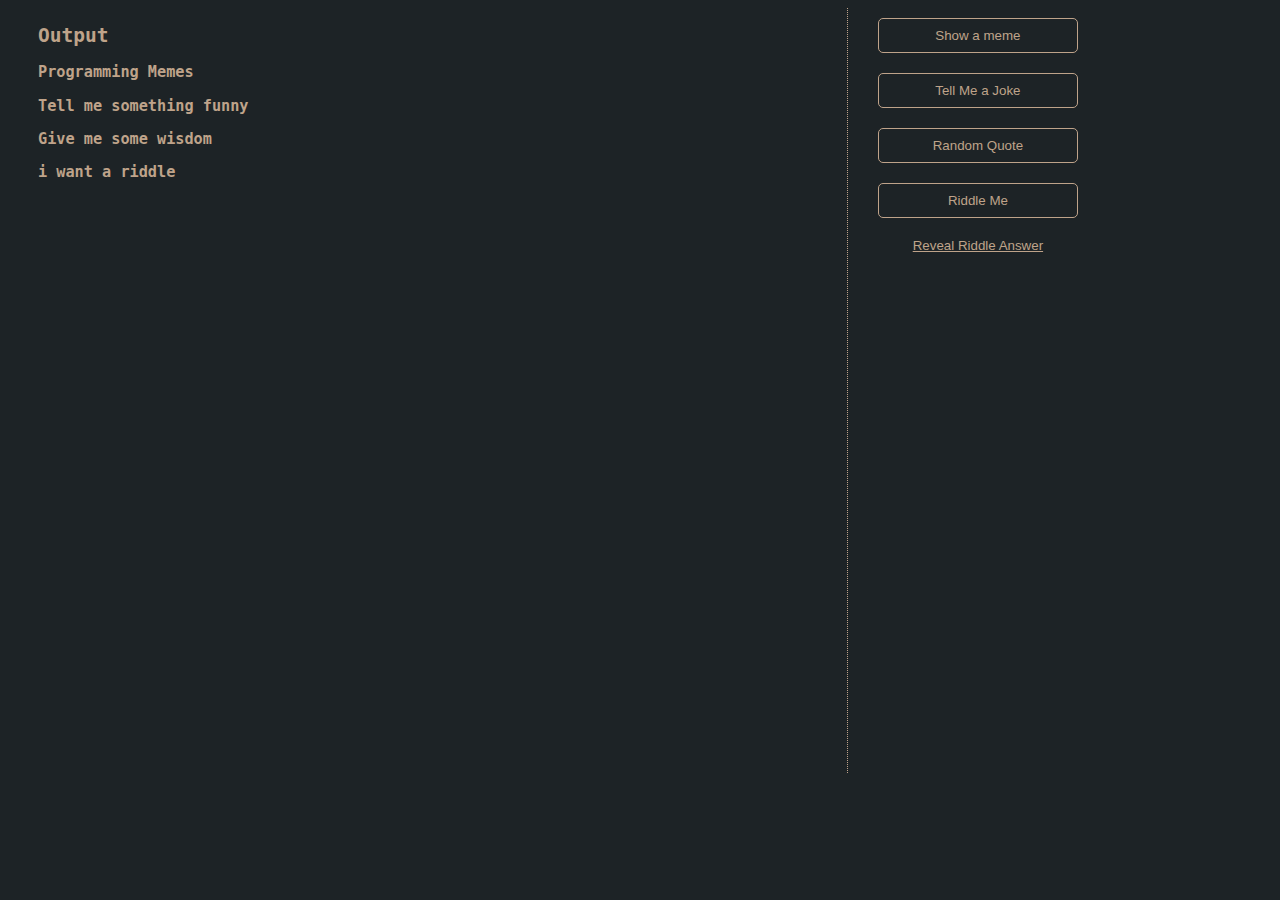
<file: 01-Meme & Riddle Generator/index.html>
<!DOCTYPE html>
<html lang="en">
  <head>
    <meta charset="UTF-8" />
    <meta http-equiv="X-UA-Compatible" content="IE=edge" />
    <meta name="viewport" content="width=device-width, initial-scale=1.0" />
    <link rel="stylesheet" href="style.css" />
    <title>Document</title>
  </head>
  <body>
    <section class="content">
      <h2>Output</h2>
      <h3>Programming Memes</h3>
      <div class="meme-content"></div>

      <h3>Tell me something funny</h3>
      <div class="joke-content"></div>

      <h3>Give me some wisdom</h3>
      <div class="quote-content"></div>

      <h3>i want a riddle</h3>
      <div class="riddle-content"></div>
    </section>

    <section class="sidebar">
      <button data-id="showMeme">Show a meme</button>
      <button data-id="showJoke">Tell Me a Joke</button>
      <button data-id="showQuote">Random Quote</button>
      <button data-id="showRiddle">Riddle Me</button>
      <button class="reveal-btn" data-id="revealAnswer">
        Reveal Riddle Answer
      </button>
    </section>
  </body>
  <script type="module" src="script.js"></script>
</html>
</file>
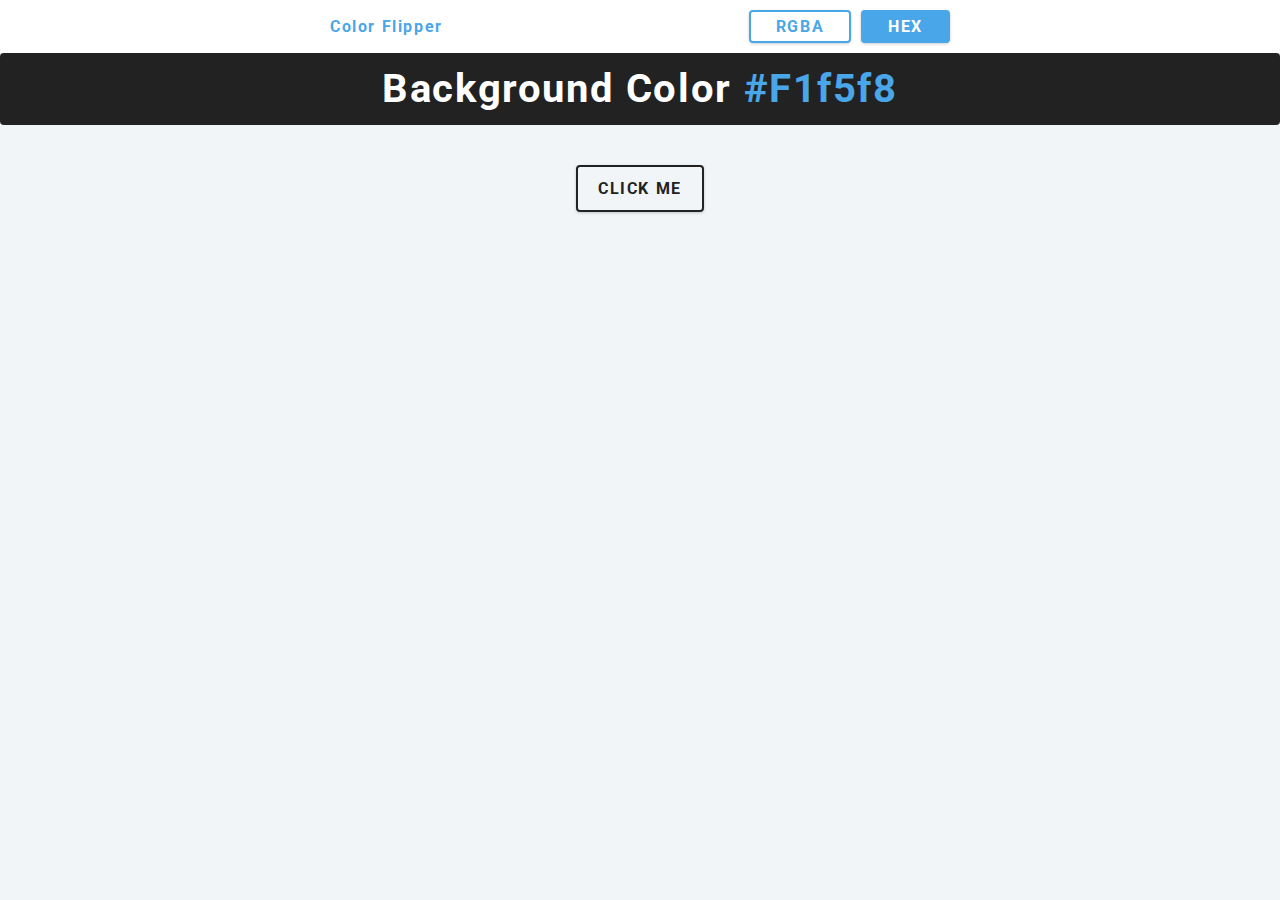
<file: 02-Color Fliper/index.html>
<!DOCTYPE html>
<html lang="en">
  <head>
    <meta charset="UTF-8" />
    <meta http-equiv="X-UA-Compatible" content="IE=edge" />
    <meta name="viewport" content="width=device-width, initial-scale=1.0" />
    <title>Color Flipper</title>
    <link rel="stylesheet" href="style.css" />
  </head>
  <body>
    <nav>
      <div class="nav-center">
        <h4>Color Flipper</h4>
        <ul class="nav-links">
          <!-- <li><a href="index.html">simple</a></li>
          <li><a href="hex.html">hex</a></li> -->
          <li><button class="rgb btn btn-hero">RGBA</button></li>
          <li><button class="hex btn btn-hero active">HEX</button></li>
        </ul>
      </div>
    </nav>

    <div class="container">
      <h2>background color <span class="color">#f1f5f8</span></h2>
      <button class="btn btn-hero" id="btn">Click Me</button>
    </div>
  </body>

  <script src="hex.js"></script>
</html>
</file>
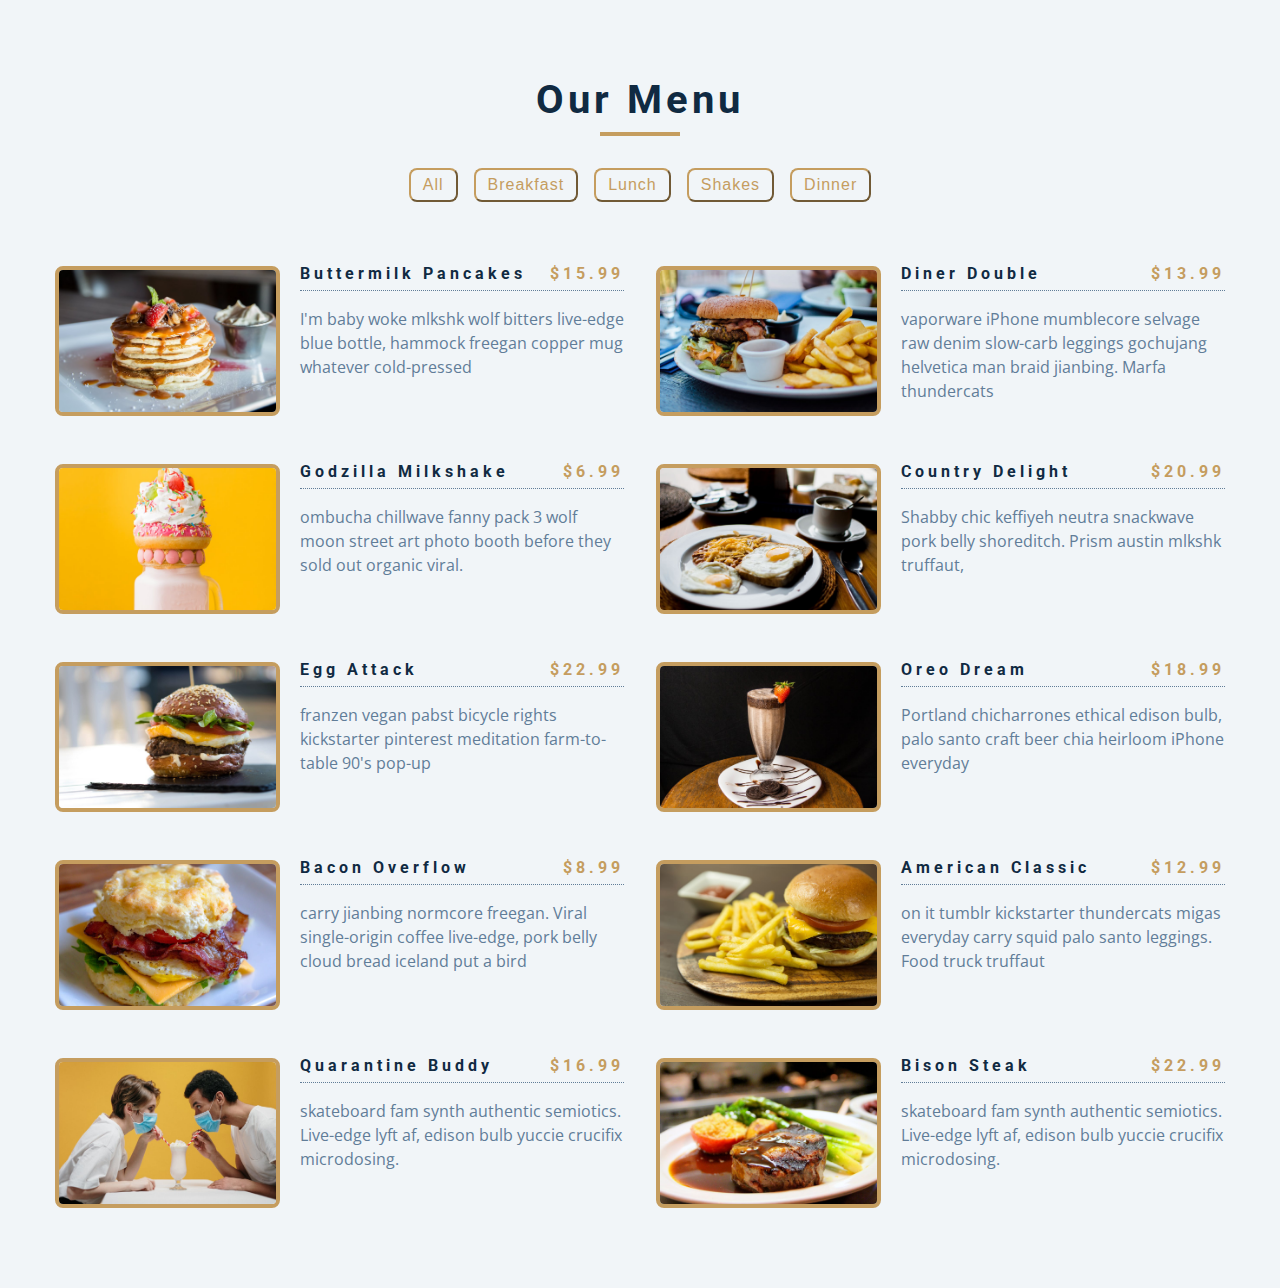
<file: 05-Menu/index.html>
<!DOCTYPE html>
<html lang="en">
  <head>
    <meta charset="UTF-8" />
    <meta http-equiv="X-UA-Compatible" content="IE=edge" />
    <meta name="viewport" content="width=device-width, initial-scale=1.0" />
    <title>Menu</title>
    <link rel="stylesheet" href="style.css" />
  </head>
  <body>
    <section class="menu">
      <!-- Tittle -->
      <div class="title">
        <h2>Our Menu</h2>
        <div class="underline"></div>
      </div>
      <!-- Filter Buttons -->
      <div class="btn-container">
        <!-- <button class="filter-btn" type="button" data-id="all">All</button>
            <button class="filter-btn" type="button" data-id="breakfast">Breakfast</button>
            <button class="filter-btn" type="button" data-id="lunch">Lunch</button>
            <button class="filter-btn" type="button" data-id="shakes">Shakes</button> -->
      </div>
      <!-- Menu Items -->
      <div class="section-center">
        <!-- Single Item -->
        <article class="menu-item">
          <img src="menu-item.jpeg" alt="menu item" clas="photo" />
          <div class="item-info">
            <header>
              <h4>Buttermilk Pancakes</h4>
              <h4 class="price">$15</h4>
            </header>
            <p class="item-text">
              Lorem ipsum dolor sit amet consectetur adipisicing elit. Suscipit
              nostrum obcaecati molestias non libero similique esse iste
              praesentium beatae at.
            </p>
          </div>
        </article>
        <!-- End Of Single Item -->
      </div>
    </section>
  </body>
  <script src="script.js" type="module"></script>
</html>
</file>
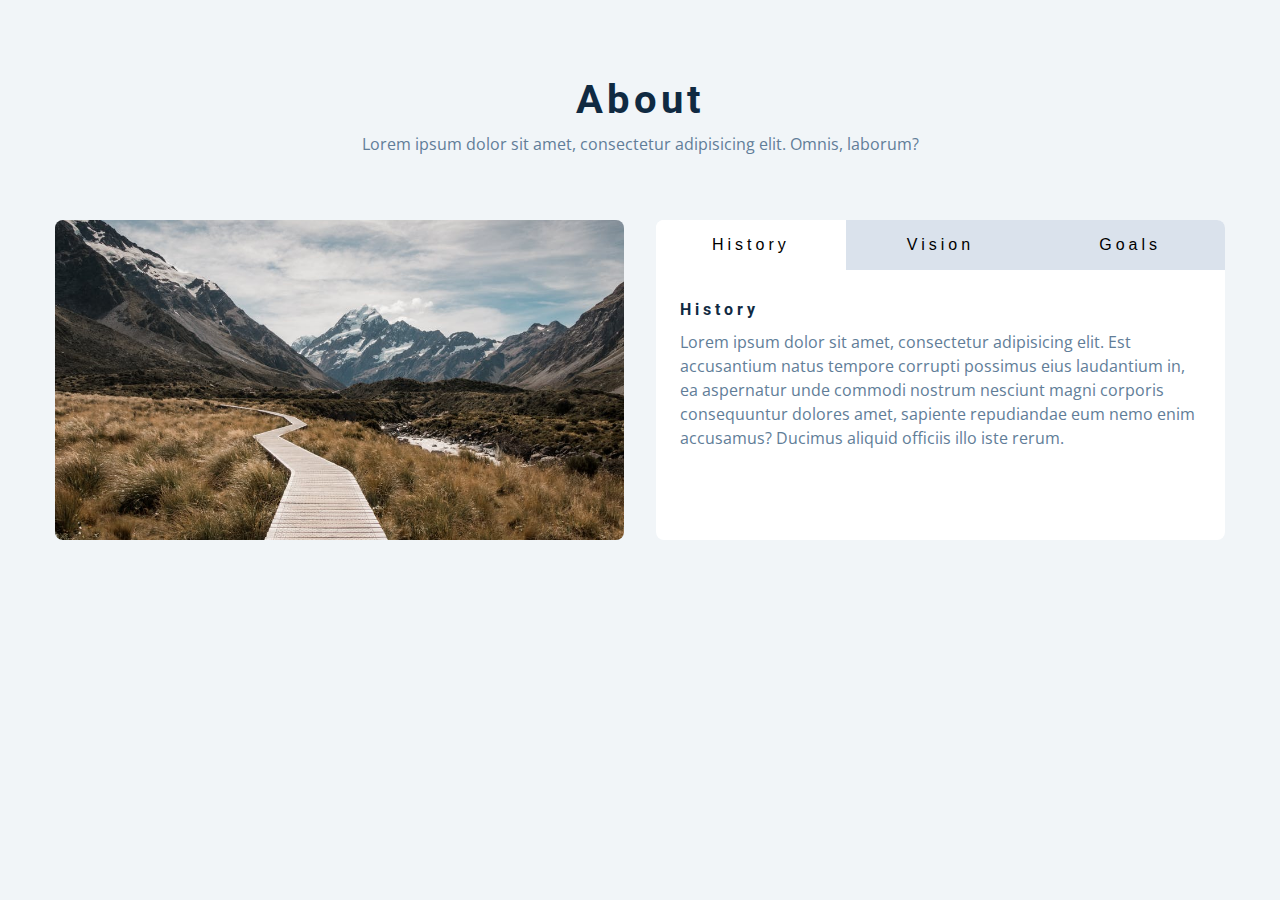
<file: 06-tabs/index.html>
<!DOCTYPE html>
<html lang="en">
<head>
    <meta charset="UTF-8">
    <meta http-equiv="X-UA-Compatible" content="IE=edge">
    <meta name="viewport" content="width=device-width, initial-scale=1.0">
    <title>Document</title>
    <link rel="stylesheet" href="style.css">
</head>
<body>
    <section class="section">
        <div class="title">
            <h2>About</h2>
            <p>Lorem ipsum dolor sit amet, consectetur adipisicing elit. Omnis, laborum?</p>
        </div>
        <div class="about-center section-center">
            <article class="about-img">
                <img src="hero-bcg.jpeg" alt="about image">
            </article>
            <article class="about">
                <!-- Button Container -->
                <div class="btn-container">
                    <button class="tab-btn active" data-id="history">History</button>
                    <button class="tab-btn" data-id="vision">Vision</button>
                    <button class="tab-btn" data-id="goals">Goals</button>
                </div>
                <article class="about-content">
                    <!-- Single Item -->
                    <div class="content active" id="history">
                        <h4>History</h4>
                        <p>Lorem ipsum dolor sit amet, consectetur adipisicing elit. Est accusantium natus tempore corrupti possimus eius laudantium in, ea aspernatur unde commodi nostrum nesciunt magni corporis consequuntur dolores amet, sapiente repudiandae eum nemo enim accusamus? Ducimus aliquid officiis illo iste rerum.</p>
                    </div>
                    <!-- End of Single Item -->
                    <!-- Single Item -->
                    <div class="content" id="vision">
                        <h4>Vision</h4>
                        <p>Lorem ipsum dolor sit amet, consectetur adipisicing elit. Est accusantium natus tempore corrupti possimus eius laudantium in, ea aspernatur unde commodi nostrum nesciunt magni corporis consequuntur dolores amet, sapiente repudiandae eum nemo enim accusamus? Ducimus aliquid officiis illo iste rerum.</p>
                    </div>
                    <!-- End of Single Item -->
                    <!-- Single Item -->
                    <div class="content" id="goals">
                        <h4>Goals</h4>
                        <p>Lorem ipsum dolor sit amet, consectetur adipisicing elit. Est accusantium natus tempore corrupti possimus eius laudantium in, ea aspernatur unde commodi nostrum nesciunt magni corporis consequuntur dolores amet, sapiente repudiandae eum nemo enim accusamus? Ducimus aliquid officiis illo iste rerum.</p>
                    </div>
                    <!-- End of Single Item -->
                </article>
            </article>
            
        </div>
    </section>
    
</body>
<script src="script.js"></script>
</html>
</file>
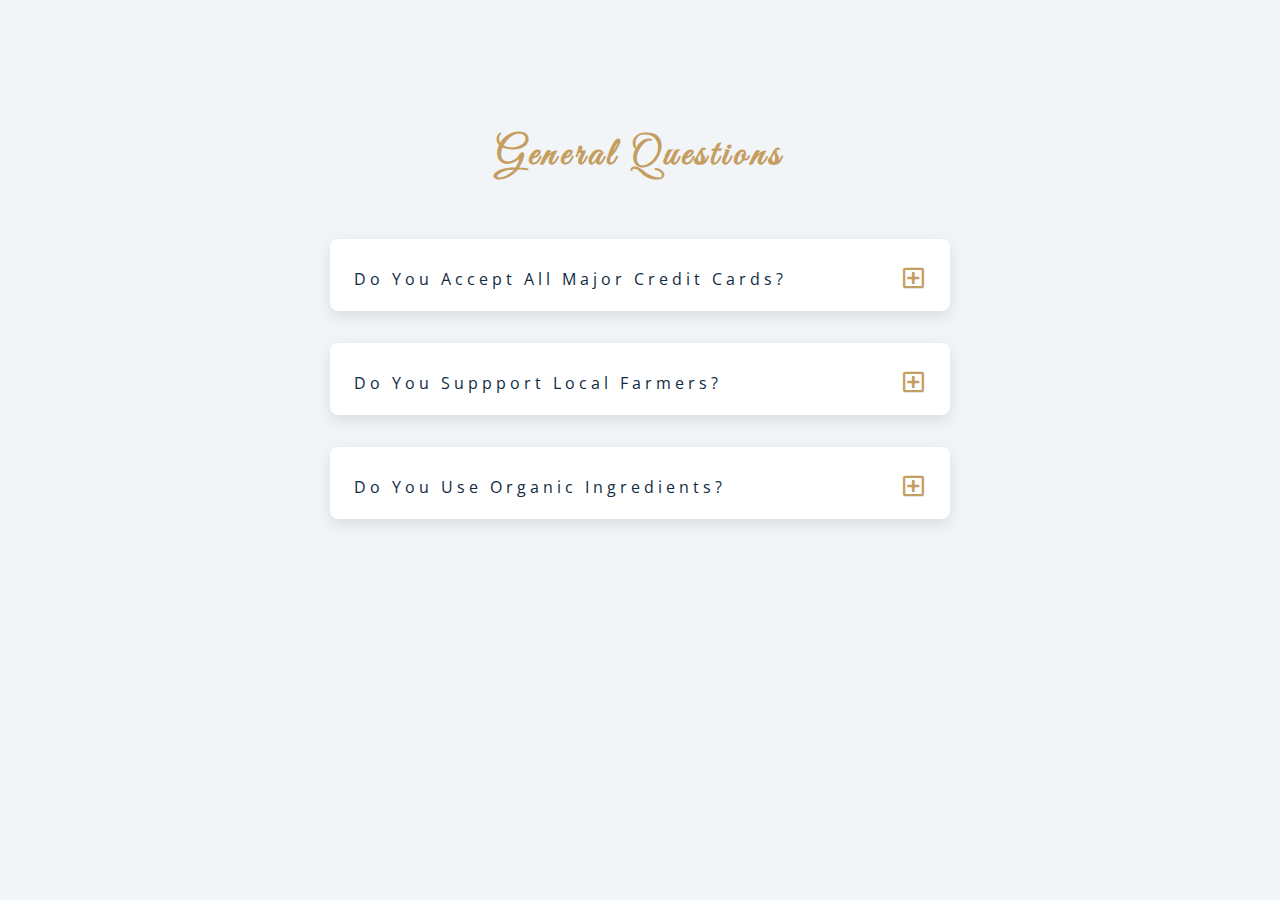
<file: 07-Accordian Tabs/index.html>
<!DOCTYPE html>
<html lang="en">
<head>
    <meta charset="UTF-8">
    <meta http-equiv="X-UA-Compatible" content="IE=edge">
    <meta name="viewport" content="width=device-width, initial-scale=1.0">
    <title>Document</title>
    <link rel="stylesheet" href="https://cdnjs.cloudflare.com/ajax/libs/font-awesome/5.14.0/css/all.min.css" />
    <link href="https://fonts.googleapis.com/css?family=Great+Vibes&display=swap" rel="stylesheet"/>
    <link rel="stylesheet" href="style.css">
</head>
<body>
    <section class="questions">
        <!-- title -->
        <div class="title">
          <h2>general questions</h2>
        </div>
        <!-- questions -->
        <div class="section-center">
          <!-- single question -->
          <article class="question">
            <!-- question title -->
            <div class="question-title">
              <p>do you accept all major credit cards?</p>
              <button type="button" class="question-btn">
                <span class="plus-icon">
                  <i class="far fa-plus-square"></i>
                </span>
                <span class="minus-icon">
                  <i class="far fa-minus-square"></i>
                </span>
              </button>
            </div>
            <!-- question text -->
            <div class="question-text">
              <p>
                Lorem ipsum dolor sit amet, consectetur adipisicing elit. Est
                dolore illo dolores quia nemo doloribus quaerat, magni numquam
                repellat reprehenderit.
              </p>
            </div>
          </article>
          <!-- end of single question -->
          <!-- single question -->
          <article class="question">
            <!-- question title -->
            <div class="question-title">
              <p>do you suppport local farmers?</p>
              <button type="button" class="question-btn">
                <span class="plus-icon">
                  <i class="far fa-plus-square"></i>
                </span>
                <span class="minus-icon">
                  <i class="far fa-minus-square"></i>
                </span>
              </button>
            </div>
            <!-- question text -->
            <div class="question-text">
              <p>
                Lorem ipsum dolor sit amet, consectetur adipisicing elit. Est
                dolore illo dolores quia nemo doloribus quaerat, magni numquam
                repellat reprehenderit.
              </p>
            </div>
          </article>
          <!-- end of single question -->
          <!-- single question -->
          <article class="question">
            <!-- question title -->
            <div class="question-title">
              <p>do you use organic ingredients?</p>
              <!-- button -->
              <button type="button" class="question-btn">
                <span class="plus-icon">
                  <i class="far fa-plus-square"></i>
                </span>
                <span class="minus-icon">
                  <i class="far fa-minus-square"></i>
                </span>
              </button>
            </div>
            <!-- question text -->
            <div class="question-text">
              <p>
                Lorem ipsum dolor sit amet, consectetur adipisicing elit. Est
                dolore illo dolores quia nemo doloribus quaerat, magni numquam
                repellat reprehenderit.
              </p>
            </div>
          </article>
          <!-- end of single question -->
      </section>
    </main>
</body>
<script src="script.js"></script>
</html>
</file>
<file: 01-Meme & Riddle Generator/style.css>
body {
    background-color: #1d2326;
    color: #bfa38a;
    font-family: monospace;
  }
  
  body {
    display: flex;
    flex-direction: row;
  }
  
  img {
    border: 1px solid white;
    border-radius: 5px;
    max-width: 350px;
    width: 100%;
  }
  
  p {
    color: #8097a6;
  }
  
  .attribution {
    position: absolute;
    right: 20px;
    bottom: 20px;
    font-size: 0.8rem;
    background-color: #8097a6;
    padding: 10px;
    border-radius: 5px;
    color: #1d2326;
    box-shadow: 1px 2px 5px 1px rgba(255, 255, 255, 0.2);
  }
  
  a {
    color: white;
  }
  
  a:hover {
    opacity: 0.8;
  }
  
  .content {
    width: 65%;
    padding-left: 30px;
    padding-right: 20px;
  }
  
  .content p {
    max-width: 80%;
  }
  
  .sidebar {
    display: flex;
    flex-direction: column;
    width: 30%;
    padding-left: 30px;
    padding-right: 30px;
    border-left: 1px dotted #bfa38a;
    height: 85vh;
  }
  
  button {
    width: 200px;
    max-width: 100%;
    margin-top: 10px;
    margin-bottom: 10px;
    height: 35px;
    border: 1px solid #bfa38a;
    background: transparent;
    color: #bfa38a;
    border-radius: 5px;
  }
  
  button:hover {
    cursor: pointer;
    background-color: rgba(255, 255, 255, 0.1);
  }
  
  .reveal-btn {
    border: none;
    text-decoration: underline;
    margin: 0;
  }
  
  .reveal-btn:hover {
    color: white;
    background-color: transparent;
  }
</file>
<file: 02-Color Fliper/style.css>
/*
=============== 
Fonts
===============
*/
@import url("https://fonts.googleapis.com/css?family=Open+Sans|Roboto:400,700&display=swap");

/*
=============== 
Variables
===============
*/

:root {
  /* dark shades of primary color*/
  --clr-primary-1: hsl(205, 86%, 17%);
  --clr-primary-2: hsl(205, 77%, 27%);
  --clr-primary-3: hsl(205, 72%, 37%);
  --clr-primary-4: hsl(205, 63%, 48%);
  /* primary/main color */
  --clr-primary-5: hsl(205, 78%, 60%);
  /* lighter shades of primary color */
  --clr-primary-6: hsl(205, 89%, 70%);
  --clr-primary-7: hsl(205, 90%, 76%);
  --clr-primary-8: hsl(205, 86%, 81%);
  --clr-primary-9: hsl(205, 90%, 88%);
  --clr-primary-10: hsl(205, 100%, 96%);
  /* darkest grey - used for headings */
  --clr-grey-1: hsl(209, 61%, 16%);
  --clr-grey-2: hsl(211, 39%, 23%);
  --clr-grey-3: hsl(209, 34%, 30%);
  --clr-grey-4: hsl(209, 28%, 39%);
  /* grey used for paragraphs */
  --clr-grey-5: hsl(210, 22%, 49%);
  --clr-grey-6: hsl(209, 23%, 60%);
  --clr-grey-7: hsl(211, 27%, 70%);
  --clr-grey-8: hsl(210, 31%, 80%);
  --clr-grey-9: hsl(212, 33%, 89%);
  --clr-grey-10: hsl(210, 36%, 96%);
  --clr-white: #fff;
  --clr-red-dark: hsl(360, 67%, 44%);
  --clr-red-light: hsl(360, 71%, 66%);
  --clr-green-dark: hsl(125, 67%, 44%);
  --clr-green-light: hsl(125, 71%, 66%);
  --clr-black: #222;
  --ff-primary: "Roboto", sans-serif;
  --ff-secondary: "Open Sans", sans-serif;
  --transition: all 0.3s linear;
  --spacing: 0.1rem;
  --radius: 0.25rem;
  --light-shadow: 0 5px 15px rgba(0, 0, 0, 0.1);
  --dark-shadow: 0 5px 15px rgba(0, 0, 0, 0.2);
  --max-width: 1170px;
  --fixed-width: 620px;
}
/*
=============== 
Global Styles
===============
*/

*,
::after,
::before {
  margin: 0;
  padding: 0;
  box-sizing: border-box;
}
body {
  font-family: var(--ff-secondary);
  background: var(--clr-grey-10);
  color: var(--clr-grey-1);
  line-height: 1.5;
  font-size: 0.875rem;
}
ul {
  list-style-type: none;
}
a {
  text-decoration: none;
}
h1,
h2,
h3,
h4 {
  letter-spacing: var(--spacing);
  text-transform: capitalize;
  line-height: 1.25;
  margin-bottom: 0.75rem;
  font-family: var(--ff-primary);
}
h1 {
  font-size: 3rem;
}
h2 {
  font-size: 2rem;
}
h3 {
  font-size: 1.25rem;
}
h4 {
  font-size: 0.875rem;
}
p {
  margin-bottom: 1.25rem;
  color: var(--clr-grey-5);
}
@media screen and (min-width: 800px) {
  h1 {
    font-size: 4rem;
  }
  h2 {
    font-size: 2.5rem;
  }
  h3 {
    font-size: 1.75rem;
  }
  h4 {
    font-size: 1rem;
  }
  body {
    font-size: 1rem;
  }
  h1,
  h2,
  h3,
  h4 {
    line-height: 1;
  }
}
/*  global classes */

/* section */
.section {
  padding: 5rem 0;
}

.section-center {
  width: 90vw;
  margin: 0 auto;
  max-width: 1170px;
}
@media screen and (min-width: 992px) {
  .section-center {
    width: 95vw;
  }
}
main {
  min-height: 100vh;
  display: grid;
  place-items: center;
}

/*
=============== 
Nav
===============
*/
nav {
  background: var(--clr-white);
  min-height: 3rem;
  display: grid;
  align-items: center;
  box-shadow: var(--dark-shadow);
}
.nav-center {
  width: 90vw;
  max-width: var(--fixed-width);
  margin: 10px auto;
  display: flex;
  align-items: center;
  justify-content: space-between;
}
.nav-center h4 {
  margin-bottom: 0;
  color: var(--clr-primary-5);
}
.nav-links {
  display: flex;
}
nav a {
  text-transform: capitalize;
  font-weight: 700;
  font-size: 1rem;
  color: var(--clr-primary-1);
  letter-spacing: var(--spacing);
  margin-right: 1rem;
}
nav a:hover {
  color: var(--clr-primary-5);
}
/*
=============== 
Container
===============
*/
main {
  min-height: calc(100vh - 3rem);
  display: grid;
  place-items: center;
}
.container {
  text-align: center;
}
.container h2 {
  background: var(--clr-black);
  color: var(--clr-white);
  padding: 1rem;
  border-radius: var(--radius);
  margin-bottom: 2.5rem;
}
.color {
  color: var(--clr-primary-5);
}
.btn-hero {
  font-family: var(--ff-primary);
  text-transform: uppercase;
  background: transparent;
  color: var(--clr-black);
  letter-spacing: var(--spacing);
  display: inline-block;
  font-weight: 700;
  transition: var(--transition);
  border: 2px solid var(--clr-black);
  cursor: pointer;
  box-shadow: 0 1px 3px rgba(0, 0, 0, 0.2);
  border-radius: var(--radius);
  font-size: 1rem;
  padding: 0.75rem 1.25rem;
}
.btn-hero:hover {
  color: var(--clr-white);
  background: var(--clr-black);
}

/* button {
  background-color: var(--clr-primary-5);
  padding: 10px 30px;
  border-color: var(--clr-primary-5);
  outline: none;
  cursor: pointer;
} */

ul {
  display: flex;
  gap: 10px;
}
li .btn {
  padding: 5px 25px;
  border: 2px solid var(--clr-primary-5);
  color: var(--clr-primary-5);
}

li .btn:hover {
  background-color: var(--clr-primary-5);
  border: 2px solid var(--clr-primary-5);
}

li .btn.active {
  background-color: var(--clr-primary-5);
  border: 2px solid var(--clr-primary-5);
  color: white;
}

/* li .btn.active:hover {
  background-color: transparent;
  color: var(--clr-primary-5);
} */
</file>
<file: 05-Menu/style.css>
/*
=============== 
Fonts
===============
*/
@import url("https://fonts.googleapis.com/css?family=Open+Sans|Roboto:400,700&display=swap");

/*
=============== 
Variables
===============
*/

:root {
  /* dark shades of primary color*/
  --clr-primary-1: hsl(205, 86%, 17%);
  --clr-primary-2: hsl(205, 77%, 27%);
  --clr-primary-3: hsl(205, 72%, 37%);
  --clr-primary-4: hsl(205, 63%, 48%);
  /* primary/main color */
  --clr-primary-5: #49a6e9;
  /* lighter shades of primary color */
  --clr-primary-6: hsl(205, 89%, 70%);
  --clr-primary-7: hsl(205, 90%, 76%);
  --clr-primary-8: hsl(205, 86%, 81%);
  --clr-primary-9: hsl(205, 90%, 88%);
  --clr-primary-10: hsl(205, 100%, 96%);
  /* darkest grey - used for headings */
  --clr-grey-1: hsl(209, 61%, 16%);
  --clr-grey-2: hsl(211, 39%, 23%);
  --clr-grey-3: hsl(209, 34%, 30%);
  --clr-grey-4: hsl(209, 28%, 39%);
  /* grey used for paragraphs */
  --clr-grey-5: hsl(210, 22%, 49%);
  --clr-grey-6: hsl(209, 23%, 60%);
  --clr-grey-7: hsl(211, 27%, 70%);
  --clr-grey-8: hsl(210, 31%, 80%);
  --clr-grey-9: hsl(212, 33%, 89%);
  --clr-grey-10: hsl(210, 36%, 96%);
  --clr-white: #fff;
  --clr-red-dark: hsl(360, 67%, 44%);
  --clr-red-light: hsl(360, 71%, 66%);
  --clr-green-dark: hsl(125, 67%, 44%);
  --clr-green-light: hsl(125, 71%, 66%);
  --clr-gold: #c59d5f;
  --clr-black: #222;
  --ff-primary: "Roboto", sans-serif;
  --ff-secondary: "Open Sans", sans-serif;
  --transition: all 0.3s linear;
  --spacing: 0.25rem;
  --radius: 0.5rem;
  --light-shadow: 0 5px 15px rgba(0, 0, 0, 0.1);
  --dark-shadow: 0 5px 15px rgba(0, 0, 0, 0.2);
  --max-width: 1170px;
  --fixed-width: 620px;
}
/*
=============== 
Global Styles
===============
*/

*,
::after,
::before {
  margin: 0;
  padding: 0;
  box-sizing: border-box;
}
body {
  font-family: var(--ff-secondary);
  background: var(--clr-grey-10);
  color: var(--clr-grey-1);
  line-height: 1.5;
  font-size: 0.875rem;
}
ul {
  list-style-type: none;
}
a {
  text-decoration: none;
}
img:not(.logo) {
  width: 100%;
}
img {
  display: block;
}

h1,
h2,
h3,
h4 {
  letter-spacing: var(--spacing);
  text-transform: capitalize;
  line-height: 1.25;
  margin-bottom: 0.75rem;
  font-family: var(--ff-primary);
}
h1 {
  font-size: 3rem;
}
h2 {
  font-size: 2rem;
}
h3 {
  font-size: 1.25rem;
}
h4 {
  font-size: 0.875rem;
}
p {
  margin-bottom: 1.25rem;
  color: var(--clr-grey-5);
}
@media screen and (min-width: 800px) {
  h1 {
    font-size: 4rem;
  }
  h2 {
    font-size: 2.5rem;
  }
  h3 {
    font-size: 1.75rem;
  }
  h4 {
    font-size: 1rem;
  }
  body {
    font-size: 1rem;
  }
  h1,
  h2,
  h3,
  h4 {
    line-height: 1;
  }
}
/*  global classes */

.btn {
  text-transform: uppercase;
  background: transparent;
  color: var(--clr-black);
  padding: 0.375rem 0.75rem;
  letter-spacing: var(--spacing);
  display: inline-block;
  transition: var(--transition);
  font-size: 0.875rem;
  border: 2px solid var(--clr-black);
  cursor: pointer;
  box-shadow: 0 1px 3px rgba(0, 0, 0, 0.2);
  border-radius: var(--radius);
}
.btn:hover {
  color: var(--clr-white);
  background: var(--clr-black);
}
/* section */
.section {
  padding: 5rem 0;
}

main {
  min-height: 100vh;
  display: grid;
  place-items: center;
}
/*
=============== 
Menu
===============
*/

.menu {
  padding: 5rem 0;
}
.title {
  text-align: center;
  margin-bottom: 2rem;
}
.underline {
  width: 5rem;
  height: 0.25rem;
  background: var(--clr-gold);
  margin-left: auto;
  margin-right: auto;
}
.btn-container {
  margin-bottom: 4rem;
  display: flex;
  justify-content: center;
}
.filter-btn {
  background: transparent;
  border-color: var(--clr-gold);
  font-size: 1rem;
  text-transform: capitalize;
  margin: 0 0.5rem;
  letter-spacing: 1px;
  border-radius: var(--radius);
  padding: 0.375rem 0.75rem;
  color: var(--clr-gold);
  cursor: pointer;
  transition: var(--transition);
}
.filter-btn:hover {
  background: var(--clr-gold);
  color: var(--clr-white);
}
.section-center {
  width: 90vw;
  margin: 0 auto;
  max-width: 1170px;
  display: grid;
  gap: 3rem 2rem;
  justify-items: center;
}
.menu-item {
  display: grid;
  gap: 1rem 2rem;
  max-width: 25rem;
}
.photo {
  object-fit: cover;
  height: 200px;
  border: 0.25rem solid var(--clr-gold);
  border-radius: var(--radius);
}
.item-info header {
  display: flex;
  justify-content: space-between;
  border-bottom: 0.5px dotted var(--clr-grey-5);
}
.item-info h4 {
  margin-bottom: 0.5rem;
}
.price {
  color: var(--clr-gold);
}
.item-text {
  margin-bottom: 0;
  padding-top: 1rem;
}

@media screen and (min-width: 768px) {
  .menu-item {
    grid-template-columns: 225px 1fr;
    gap: 0 1.25rem;
    max-width: 40rem;
  }
  .photo {
    height: 175px;
  }
}
@media screen and (min-width: 1200px) {
  .section-center {
    width: 95vw;
    grid-template-columns: 1fr 1fr;
  }
  .photo {
    height: 150px;
  }
}
</file>
<file: 06-tabs/style.css>
/*
=============== 
Fonts
===============
*/
@import url("https://fonts.googleapis.com/css?family=Open+Sans|Roboto:400,700&display=swap");

/*
=============== 
Variables
===============
*/

:root {
  /* dark shades of primary color*/
  --clr-primary-1: hsl(205, 86%, 17%);
  --clr-primary-2: hsl(205, 77%, 27%);
  --clr-primary-3: hsl(205, 72%, 37%);
  --clr-primary-4: hsl(205, 63%, 48%);
  /* primary/main color */
  --clr-primary-5: #49a6e9;
  /* lighter shades of primary color */
  --clr-primary-6: hsl(205, 89%, 70%);
  --clr-primary-7: hsl(205, 90%, 76%);
  --clr-primary-8: hsl(205, 86%, 81%);
  --clr-primary-9: hsl(205, 90%, 88%);
  --clr-primary-10: hsl(205, 100%, 96%);
  /* darkest grey - used for headings */
  --clr-grey-1: hsl(209, 61%, 16%);
  --clr-grey-2: hsl(211, 39%, 23%);
  --clr-grey-3: hsl(209, 34%, 30%);
  --clr-grey-4: hsl(209, 28%, 39%);
  /* grey used for paragraphs */
  --clr-grey-5: hsl(210, 22%, 49%);
  --clr-grey-6: hsl(209, 23%, 60%);
  --clr-grey-7: hsl(211, 27%, 70%);
  --clr-grey-8: hsl(210, 31%, 80%);
  --clr-grey-9: hsl(212, 33%, 89%);
  --clr-grey-10: hsl(210, 36%, 96%);
  --clr-white: #fff;
  --clr-red-dark: hsl(360, 67%, 44%);
  --clr-red-light: hsl(360, 71%, 66%);
  --clr-green-dark: hsl(125, 67%, 44%);
  --clr-green-light: hsl(125, 71%, 66%);
  --clr-black: #222;
  --ff-primary: "Roboto", sans-serif;
  --ff-secondary: "Open Sans", sans-serif;
  --transition: all 0.3s linear;
  --spacing: 0.25rem;
  --radius: 0.5rem;
  --light-shadow: 0 5px 15px rgba(0, 0, 0, 0.1);
  --dark-shadow: 0 5px 15px rgba(0, 0, 0, 0.2);
  --max-width: 1170px;
  --fixed-width: 620px;
}
/*
=============== 
Global Styles
===============
*/

*,
::after,
::before {
  margin: 0;
  padding: 0;
  box-sizing: border-box;
}
body {
  font-family: var(--ff-secondary);
  background: var(--clr-grey-10);
  color: var(--clr-grey-1);
  line-height: 1.5;
  font-size: 0.875rem;
}
ul {
  list-style-type: none;
}
a {
  text-decoration: none;
}
img:not(.logo) {
  width: 100%;
}
img {
  display: block;
}

h1,
h2,
h3,
h4 {
  letter-spacing: var(--spacing);
  text-transform: capitalize;
  line-height: 1.25;
  margin-bottom: 0.75rem;
  font-family: var(--ff-primary);
}
h1 {
  font-size: 3rem;
}
h2 {
  font-size: 2rem;
}
h3 {
  font-size: 1.25rem;
}
h4 {
  font-size: 0.875rem;
}
p {
  margin-bottom: 1.25rem;
  color: var(--clr-grey-5);
}
@media screen and (min-width: 800px) {
  h1 {
    font-size: 4rem;
  }
  h2 {
    font-size: 2.5rem;
  }
  h3 {
    font-size: 1.75rem;
  }
  h4 {
    font-size: 1rem;
  }
  body {
    font-size: 1rem;
  }
  h1,
  h2,
  h3,
  h4 {
    line-height: 1;
  }
}
/*  global classes */

.btn {
  text-transform: uppercase;
  background: transparent;
  color: var(--clr-black);
  padding: 0.375rem 0.75rem;
  letter-spacing: var(--spacing);
  display: inline-block;
  transition: var(--transition);
  font-size: 0.875rem;
  border: 2px solid var(--clr-black);
  cursor: pointer;
  box-shadow: 0 1px 3px rgba(0, 0, 0, 0.2);
  border-radius: var(--radius);
}
.btn:hover {
  color: var(--clr-white);
  background: var(--clr-black);
}
/* section */
.section {
  padding: 5rem 0;
}

.section-center {
  width: 90vw;
  margin: 0 auto;
  max-width: 1170px;
}
@media screen and (min-width: 992px) {
  .section-center {
    width: 95vw;
  }
}
main {
  min-height: 100vh;
  display: grid;
  place-items: center;
}
/*
=============== 
About
===============
*/
.title {
  text-align: center;
  margin-bottom: 4rem;
}
.title p {
  width: 80%;
  margin: 0 auto;
}

.about-img {
  margin-bottom: 2rem;
}
.about-img img {
  border-radius: var(--radius);
  object-fit: cover;
  height: 20rem;
}
@media screen and (min-width: 992px) {
  .about-img {
    margin-bottom: 0;
  }

  .about-center {
    display: grid;
    grid-template-columns: 1fr 1fr;
    column-gap: 2rem;
  }
}
.about {
  background: var(--clr-white);
  border-radius: var(--radius);
  display: grid;
  grid-template-rows: auto 1fr;
}
.btn-container {
  border-top-left-radius: var(--radius);
  border-top-right-radius: var(--radius);
  display: grid;
  grid-template-columns: 1fr 1fr 1fr;
}
.tab-btn:nth-child(1) {
  border-top-left-radius: var(--radius);
}
.tab-btn:nth-child(3) {
  border-top-right-radius: var(--radius);
}
.tab-btn {
  padding: 1rem 0;
  border: none;
  text-transform: capitalize;
  font-size: 1rem;
  display: block;
  background: var(--clr-grey-9);
  cursor: pointer;
  transition: var(--transition);
  letter-spacing: var(--spacing);
}
.tab-btn:hover:not(.active) {
  background: var(--clr-primary-10);
  color: var(--clr-primary-5);
}
.about-content {
  border-bottom-left-radius: var(--radius);
  border-bottom-right-radius: var(--radius);
  padding: 2rem 1.5rem;
}
/* hide content */
.content {
  display: none;
}
.tab-btn.active {
  background: var(--clr-white);
}
.content.active {
  display: block;
}
</file>
<file: 07-Accordian Tabs/style.css>
/*
=============== 
Fonts
===============
*/
@import url("https://fonts.googleapis.com/css?family=Open+Sans|Roboto:400,700&display=swap");

/*
=============== 
Variables
===============
*/

:root {
  /* dark shades of primary color*/
  --clr-primary-1: hsl(205, 86%, 17%);
  --clr-primary-2: hsl(205, 77%, 27%);
  --clr-primary-3: hsl(205, 72%, 37%);
  --clr-primary-4: hsl(205, 63%, 48%);
  /* primary/main color */
  --clr-primary-5: #49a6e9;
  /* lighter shades of primary color */
  --clr-primary-6: hsl(205, 89%, 70%);
  --clr-primary-7: hsl(205, 90%, 76%);
  --clr-primary-8: hsl(205, 86%, 81%);
  --clr-primary-9: hsl(205, 90%, 88%);
  --clr-primary-10: hsl(205, 100%, 96%);
  /* darkest grey - used for headings */
  --clr-grey-1: hsl(209, 61%, 16%);
  --clr-grey-2: hsl(211, 39%, 23%);
  --clr-grey-3: hsl(209, 34%, 30%);
  --clr-grey-4: hsl(209, 28%, 39%);
  /* grey used for paragraphs */
  --clr-grey-5: hsl(210, 22%, 49%);
  --clr-grey-6: hsl(209, 23%, 60%);
  --clr-grey-7: hsl(211, 27%, 70%);
  --clr-grey-8: hsl(210, 31%, 80%);
  --clr-grey-9: hsl(212, 33%, 89%);
  --clr-grey-10: hsl(210, 36%, 96%);
  --clr-white: #fff;
  --clr-red-dark: hsl(360, 67%, 44%);
  --clr-red-light: hsl(360, 71%, 66%);
  --clr-green-dark: hsl(125, 67%, 44%);
  --clr-green-light: hsl(125, 71%, 66%);
  --clr-gold: #c59d5f;
  --clr-black: #222;
  --ff-primary: "Roboto", sans-serif;
  --ff-secondary: "Open Sans", sans-serif;
  --transition: all 0.3s linear;
  --spacing: 0.25rem;
  --radius: 0.5rem;
  --light-shadow: 0 5px 15px rgba(0, 0, 0, 0.1);
  --dark-shadow: 0 5px 15px rgba(0, 0, 0, 0.2);
  --max-width: 1170px;
  --fixed-width: 620px;
}
/*
=============== 
Global Styles
===============
*/

*,
::after,
::before {
  margin: 0;
  padding: 0;
  box-sizing: border-box;
}
body {
  font-family: var(--ff-secondary);
  background: var(--clr-grey-10);
  color: var(--clr-grey-1);
  line-height: 1.5;
  font-size: 0.875rem;
}
ul {
  list-style-type: none;
}
a {
  text-decoration: none;
}
img:not(.logo) {
  width: 100%;
}
img {
  display: block;
}

h1,
h2,
h3,
h4 {
  letter-spacing: var(--spacing);
  text-transform: capitalize;
  line-height: 1.25;
  margin-bottom: 0.75rem;
  font-family: var(--ff-primary);
}
h1 {
  font-size: 3rem;
}
h2 {
  font-size: 2rem;
}
h3 {
  font-size: 1.25rem;
}
h4 {
  font-size: 0.875rem;
}
p {
  margin-bottom: 1.25rem;
  color: var(--clr-grey-5);
}
@media screen and (min-width: 800px) {
  h1 {
    font-size: 4rem;
  }
  h2 {
    font-size: 2.5rem;
  }
  h3 {
    font-size: 1.75rem;
  }
  h4 {
    font-size: 1rem;
  }
  body {
    font-size: 1rem;
  }
  h1,
  h2,
  h3,
  h4 {
    line-height: 1;
  }
}
/*  global classes */

.btn {
  text-transform: uppercase;
  background: transparent;
  color: var(--clr-black);
  padding: 0.375rem 0.75rem;
  letter-spacing: var(--spacing);
  display: inline-block;
  transition: var(--transition);
  font-size: 0.875rem;
  border: 2px solid var(--clr-black);
  cursor: pointer;
  box-shadow: 0 1px 3px rgba(0, 0, 0, 0.2);
  border-radius: var(--radius);
}
.btn:hover {
  color: var(--clr-white);
  background: var(--clr-black);
}
/* section */
.section {
  padding: 5rem 0;
}

.section-center {
  width: 90vw;
  margin: 0 auto;
  max-width: 1170px;
}
@media screen and (min-width: 992px) {
  .section-center {
    width: 95vw;
  }
}
main {
  min-height: 100vh;
  display: grid;
  place-items: center;
}
/*
=============== 
Questions
===============
*/
.title {
  margin-top: 15vh;
  margin-bottom: 4rem;
}
.title h2 {
  color: var(--clr-gold);
  font-family: "Great Vibes", cursive;
  text-align: center;
}
.section-center {
  max-width: var(--fixed-width);
}
.question {
  background: var(--clr-white);
  border-radius: var(--radius);
  box-shadow: var(--light-shadow);
  padding: 1.5rem 1.5rem 0 1.5rem;
  margin-bottom: 2rem;
}
.question-title {
  display: flex;
  justify-content: space-between;
  align-items: center;
  text-transform: capitalize;
  padding-bottom: 1rem;
}

.question-title p {
  margin-bottom: 0;
  letter-spacing: var(--spacing);
  color: var(--clr-grey-1);
}
.question-btn {
  font-size: 1.5rem;
  background: transparent;
  border-color: transparent;
  cursor: pointer;
  color: var(--clr-gold);
  transition: var(--transition);
}
.question-btn:hover {
  transform: rotate(90deg);
}
.question-text {
  padding: 1rem 0 1.5rem 0;
  border-top: 1px solid rgba(0, 0, 0, 0.2);
}
.question-text p {
  margin-bottom: 0;
}
/* hide text */
.question-text {
  display: none;
}
.show-text .question-text {
  display: block;
}
.minus-icon {
  display: none;
}
.show-text .minus-icon {
  display: inline;
}
.show-text .plus-icon {
  display: none;
}
</file>
